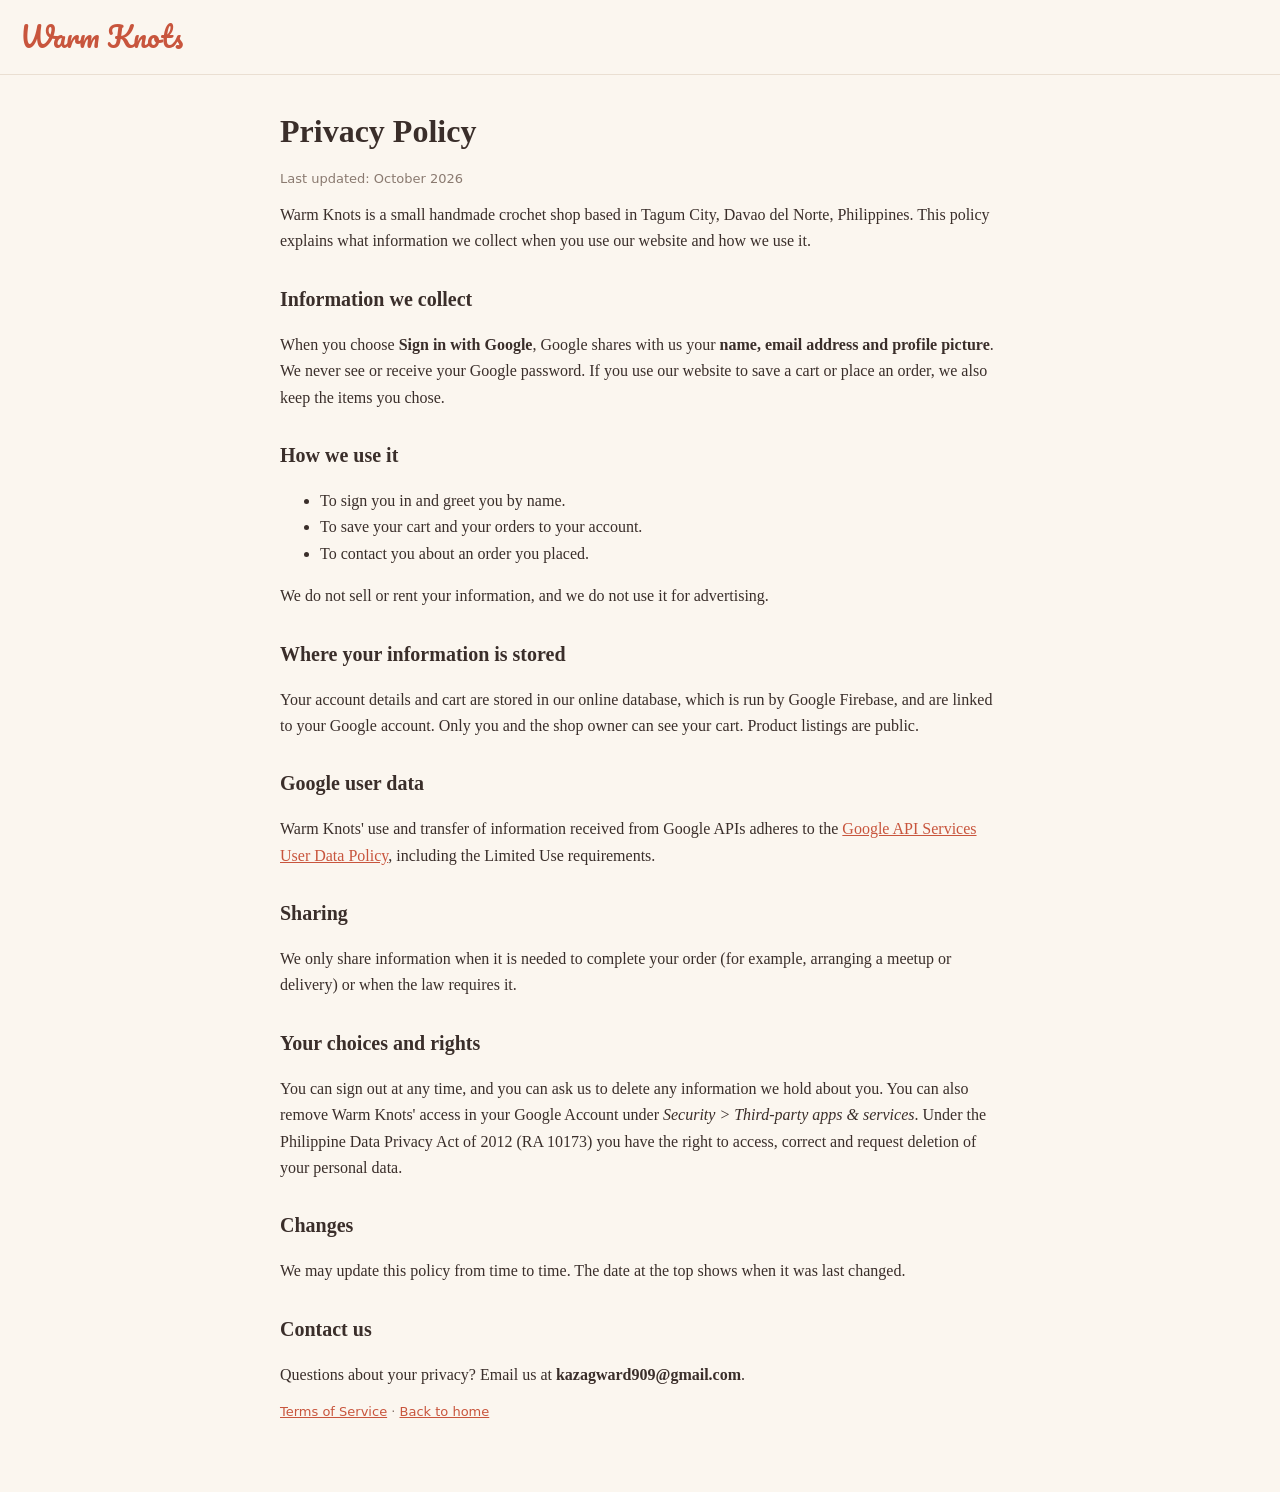
<file: privacy.html>
<!DOCTYPE html><html lang="en"><head><title>Privacy Policy | Warm Knots</title><meta charset="utf-8"><meta name="color-scheme" content="only light"><meta name="viewport" content="width=device-width, initial-scale=1, viewport-fit=cover"><link rel="stylesheet" href="https://fonts.googleapis.com/css2?family=Pacifico&display=swap"><style>:root{color-scheme:only light;--bg:#fbf6ef;--fg:#3a2e2a;--mut:#8a7a70;--acc:#c8553d;--bd:#eadfd2}body{margin:0;background:var(--bg);color:var(--fg);font-family:Georgia,"Times New Roman",serif;line-height:1.65}header{padding:14px 20px;border-bottom:1px solid var(--bd)}header a{font-family:Pacifico,"Brush Script MT",cursive;font-size:28px;color:var(--acc);text-decoration:none}main{max-width:720px;margin:0 auto;padding:30px 20px 60px}h1{margin:0 0 4px}h2{font-size:20px;margin:28px 0 6px}p,li{font-size:16px}.mut{color:var(--mut);font:13px system-ui,sans-serif}a{color:var(--acc)}</style></head><body>
<header><a href="index.html">Warm Knots</a></header><main>
<h1>Privacy Policy</h1><p class="mut">Last updated: October 2026</p>
<p>Warm Knots is a small handmade crochet shop based in Tagum City, Davao del Norte, Philippines. This policy explains what information we collect when you use our website and how we use it.</p>
<h2>Information we collect</h2>
<p>When you choose <b>Sign in with Google</b>, Google shares with us your <b>name, email address and profile picture</b>. We never see or receive your Google password. If you use our website to save a cart or place an order, we also keep the items you chose.</p>
<h2>How we use it</h2>
<ul><li>To sign you in and greet you by name.</li><li>To save your cart and your orders to your account.</li><li>To contact you about an order you placed.</li></ul>
<p>We do not sell or rent your information, and we do not use it for advertising.</p>
<h2>Where your information is stored</h2>
<p>Your account details and cart are stored in our online database, which is run by Google Firebase, and are linked to your Google account. Only you and the shop owner can see your cart. Product listings are public.</p>
<h2>Google user data</h2>
<p>Warm Knots' use and transfer of information received from Google APIs adheres to the <a href="https://developers.google.com/terms/api-services-user-data-policy">Google API Services User Data Policy</a>, including the Limited Use requirements.</p>
<h2>Sharing</h2>
<p>We only share information when it is needed to complete your order (for example, arranging a meetup or delivery) or when the law requires it.</p>
<h2>Your choices and rights</h2>
<p>You can sign out at any time, and you can ask us to delete any information we hold about you. You can also remove Warm Knots' access in your Google Account under <i>Security &gt; Third-party apps &amp; services</i>. Under the Philippine Data Privacy Act of 2012 (RA 10173) you have the right to access, correct and request deletion of your personal data.</p>
<h2>Changes</h2>
<p>We may update this policy from time to time. The date at the top shows when it was last changed.</p>
<h2>Contact us</h2>
<p>Questions about your privacy? Email us at <b>kazagward909@gmail.com</b>.</p>
<p class="mut"><a href="terms.html">Terms of Service</a> · <a href="index.html">Back to home</a></p>
</main></body></html>
</file>
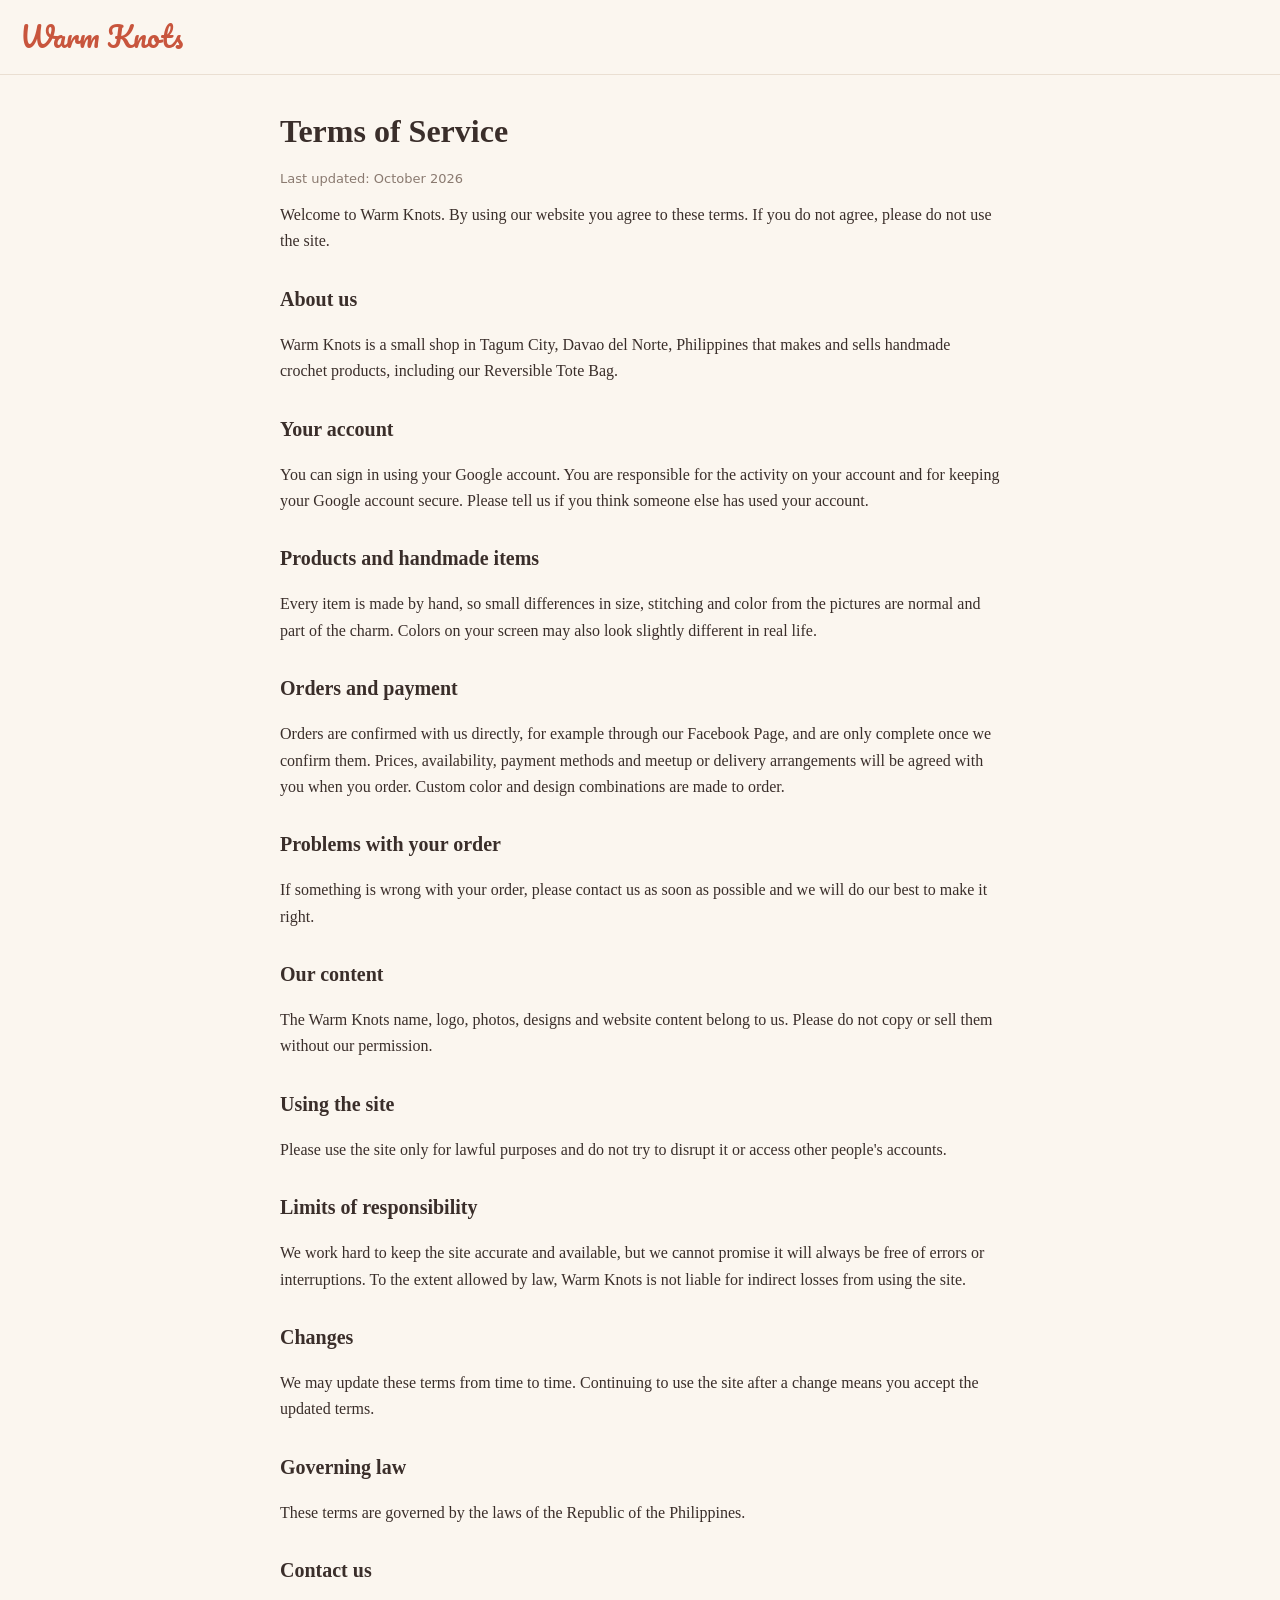
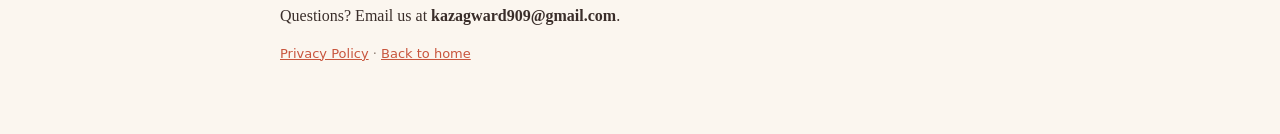
<file: terms.html>
<!DOCTYPE html><html lang="en"><head><title>Terms of Service | Warm Knots</title><meta charset="utf-8"><meta name="color-scheme" content="only light"><meta name="viewport" content="width=device-width, initial-scale=1, viewport-fit=cover"><link rel="stylesheet" href="https://fonts.googleapis.com/css2?family=Pacifico&display=swap"><style>:root{color-scheme:only light;--bg:#fbf6ef;--fg:#3a2e2a;--mut:#8a7a70;--acc:#c8553d;--bd:#eadfd2}body{margin:0;background:var(--bg);color:var(--fg);font-family:Georgia,"Times New Roman",serif;line-height:1.65}header{padding:14px 20px;border-bottom:1px solid var(--bd)}header a{font-family:Pacifico,"Brush Script MT",cursive;font-size:28px;color:var(--acc);text-decoration:none}main{max-width:720px;margin:0 auto;padding:30px 20px 60px}h1{margin:0 0 4px}h2{font-size:20px;margin:28px 0 6px}p,li{font-size:16px}.mut{color:var(--mut);font:13px system-ui,sans-serif}a{color:var(--acc)}</style></head><body>
<header><a href="index.html">Warm Knots</a></header><main>
<h1>Terms of Service</h1><p class="mut">Last updated: October 2026</p>
<p>Welcome to Warm Knots. By using our website you agree to these terms. If you do not agree, please do not use the site.</p>
<h2>About us</h2>
<p>Warm Knots is a small shop in Tagum City, Davao del Norte, Philippines that makes and sells handmade crochet products, including our Reversible Tote Bag.</p>
<h2>Your account</h2>
<p>You can sign in using your Google account. You are responsible for the activity on your account and for keeping your Google account secure. Please tell us if you think someone else has used your account.</p>
<h2>Products and handmade items</h2>
<p>Every item is made by hand, so small differences in size, stitching and color from the pictures are normal and part of the charm. Colors on your screen may also look slightly different in real life.</p>
<h2>Orders and payment</h2>
<p>Orders are confirmed with us directly, for example through our Facebook Page, and are only complete once we confirm them. Prices, availability, payment methods and meetup or delivery arrangements will be agreed with you when you order. Custom color and design combinations are made to order.</p>
<h2>Problems with your order</h2>
<p>If something is wrong with your order, please contact us as soon as possible and we will do our best to make it right.</p>
<h2>Our content</h2>
<p>The Warm Knots name, logo, photos, designs and website content belong to us. Please do not copy or sell them without our permission.</p>
<h2>Using the site</h2>
<p>Please use the site only for lawful purposes and do not try to disrupt it or access other people's accounts.</p>
<h2>Limits of responsibility</h2>
<p>We work hard to keep the site accurate and available, but we cannot promise it will always be free of errors or interruptions. To the extent allowed by law, Warm Knots is not liable for indirect losses from using the site.</p>
<h2>Changes</h2>
<p>We may update these terms from time to time. Continuing to use the site after a change means you accept the updated terms.</p>
<h2>Governing law</h2>
<p>These terms are governed by the laws of the Republic of the Philippines.</p>
<h2>Contact us</h2>
<p>Questions? Email us at <b>kazagward909@gmail.com</b>.</p>
<p class="mut"><a href="privacy.html">Privacy Policy</a> · <a href="index.html">Back to home</a></p>
</main></body></html>
</file>
